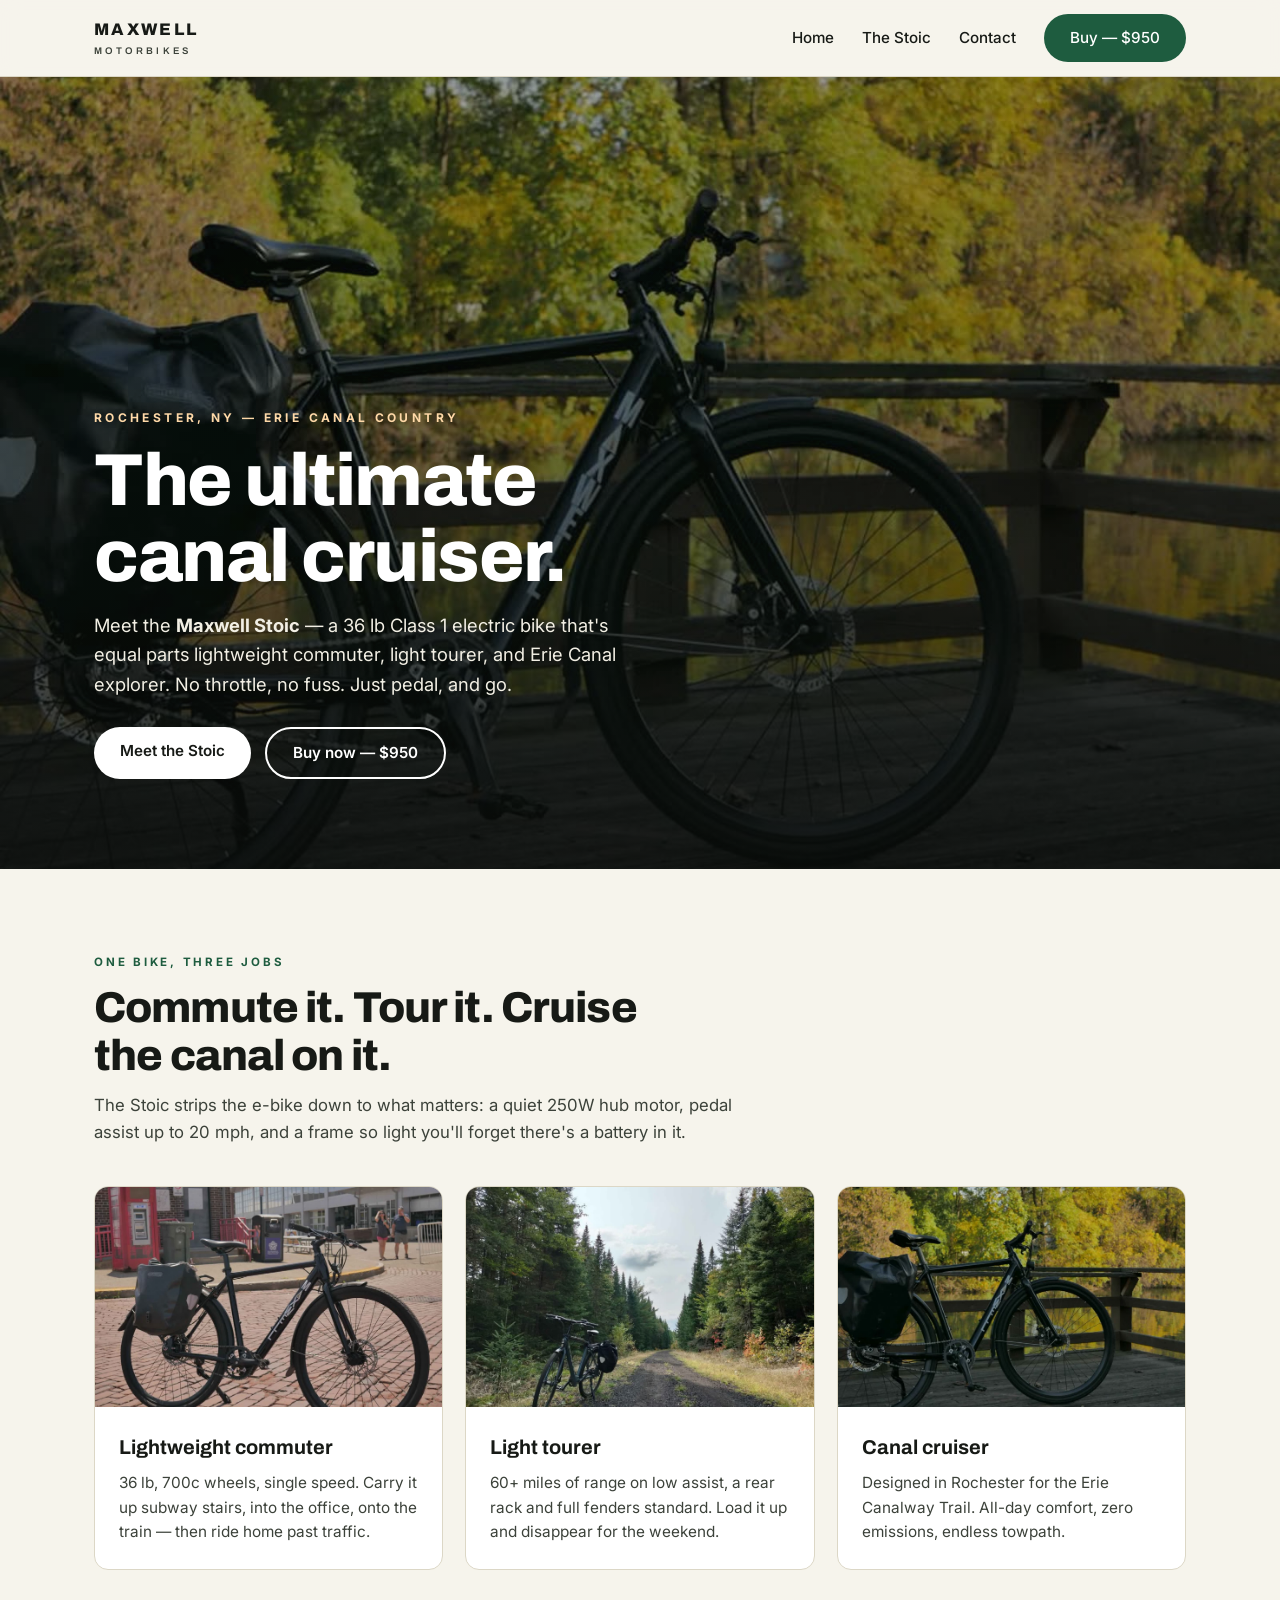
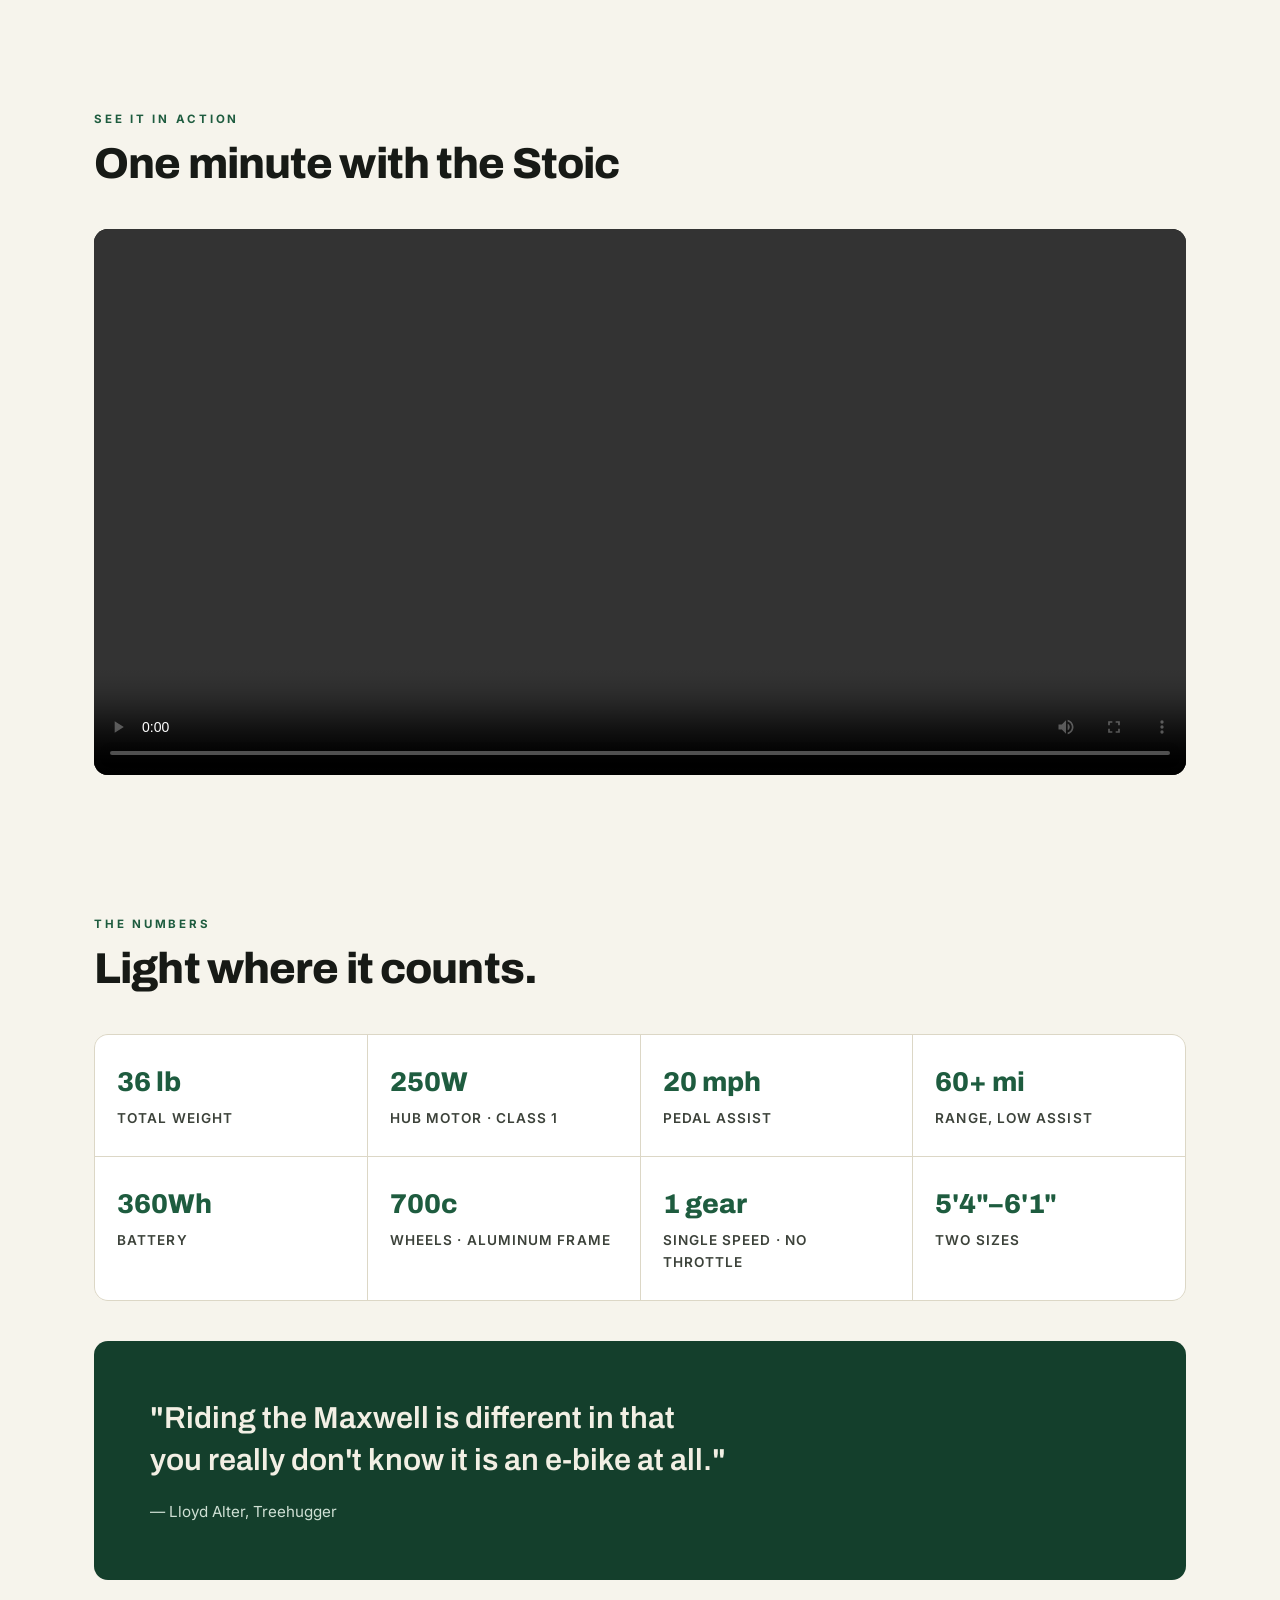
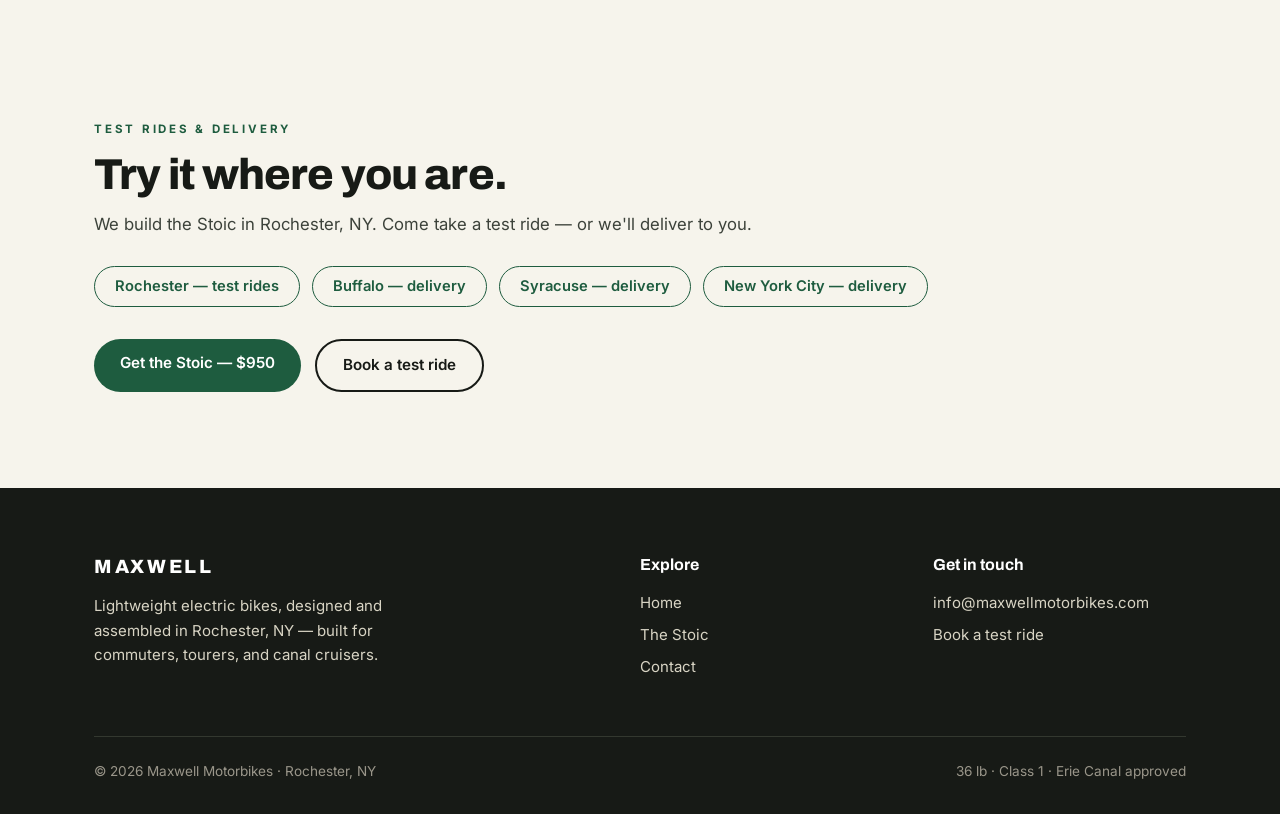
<file: index.html>
<!DOCTYPE html>
<html lang="en">
<head>
  <meta charset="UTF-8">
  <meta name="viewport" content="width=device-width, initial-scale=1.0">
  <title>Maxwell Motorbikes — The Maxwell Stoic | Lightweight Electric Bike</title>
  <meta name="description" content="The Maxwell Stoic is a 36 lb Class 1 electric bike — a lightweight commuter, light tourer, and the ultimate Erie Canal cruiser. Designed in Rochester, NY.">
  <link rel="preconnect" href="https://fonts.googleapis.com">
  <link rel="preconnect" href="https://fonts.gstatic.com" crossorigin>
  <link href="https://fonts.googleapis.com/css2?family=Archivo:wght@600;700;800&family=Inter:wght@400;500;600&display=swap" rel="stylesheet">
  <link rel="stylesheet" href="style.css">
</head>
<body>

<nav class="nav">
  <div class="nav-inner">
    <a class="brand" href="index.html">MAXWELL<small>MOTORBIKES</small></a>
    <button class="nav-toggle" aria-label="Menu">☰</button>
    <div class="nav-links">
      <a href="index.html">Home</a>
      <a href="stoic.html">The Stoic</a>
      <a href="contact.html">Contact</a>
      <a class="btn" href="stoic.html#buy">Buy — $950</a>
    </div>
  </div>
</nav>

<header class="hero">
  <img class="bg" src="photo1.jpg" alt="Maxwell Stoic e-bike on a wooden bridge over the water">
  <div class="hero-shade"></div>
  <div class="hero-content">
    <div class="kicker">Rochester, NY — Erie Canal country</div>
    <h1>The ultimate canal cruiser.</h1>
    <p class="lede">Meet the <strong>Maxwell Stoic</strong> — a 36&nbsp;lb Class&nbsp;1 electric bike that's equal parts lightweight commuter, light tourer, and Erie Canal explorer. No throttle, no fuss. Just pedal, and go.</p>
    <div class="hero-ctas">
      <a class="btn btn-light" href="stoic.html">Meet the Stoic</a>
      <a class="btn btn-outline" style="border-color:#fff;color:#fff;" href="stoic.html#buy">Buy now — $950</a>
    </div>
  </div>
</header>

<section class="section">
  <div class="wrap">
    <div class="eyebrow">One bike, three jobs</div>
    <h2 class="section-title">Commute it. Tour it. Cruise the canal on it.</h2>
    <p class="section-sub">The Stoic strips the e-bike down to what matters: a quiet 250W hub motor, pedal assist up to 20&nbsp;mph, and a frame so light you'll forget there's a battery in it.</p>
    <div class="cards">
      <div class="card">
        <img src="photo2.jpg" alt="Maxwell Stoic in the city">
        <div class="card-body">
          <h3>Lightweight commuter</h3>
          <p>36&nbsp;lb, 700c wheels, single speed. Carry it up subway stairs, into the office, onto the train — then ride home past traffic.</p>
        </div>
      </div>
      <div class="card">
        <img src="orig5.jpg" alt="Maxwell Stoic on a forest trail">
        <div class="card-body">
          <h3>Light tourer</h3>
          <p>60+ miles of range on low assist, a rear rack and full fenders standard. Load it up and disappear for the weekend.</p>
        </div>
      </div>
      <div class="card">
        <img src="photo1.jpg" alt="Maxwell Stoic on a canal bridge">
        <div class="card-body">
          <h3>Canal cruiser</h3>
          <p>Designed in Rochester for the Erie Canalway Trail. All-day comfort, zero emissions, endless towpath.</p>
        </div>
      </div>
    </div>
  </div>
</section>

<section class="section-tight">
  <div class="wrap">
    <div class="eyebrow">See it in action</div>
    <h2 class="section-title">One minute with the Stoic</h2>
    <div class="video-block">
      <video src="teaser.mp4" controls preload="metadata" playsinline></video>
    </div>
  </div>
</section>

<section class="section">
  <div class="wrap">
    <div class="eyebrow">The numbers</div>
    <h2 class="section-title">Light where it counts.</h2>
    <div class="specs">
      <div class="spec"><div class="num">36 lb</div><div class="lbl">Total weight</div></div>
      <div class="spec"><div class="num">250W</div><div class="lbl">Hub motor · Class 1</div></div>
      <div class="spec"><div class="num">20 mph</div><div class="lbl">Pedal assist</div></div>
      <div class="spec"><div class="num">60+ mi</div><div class="lbl">Range, low assist</div></div>
      <div class="spec"><div class="num">360Wh</div><div class="lbl">Battery</div></div>
      <div class="spec"><div class="num">700c</div><div class="lbl">Wheels · aluminum frame</div></div>
      <div class="spec"><div class="num">1 gear</div><div class="lbl">Single speed · no throttle</div></div>
      <div class="spec"><div class="num">5'4"–6'1"</div><div class="lbl">Two sizes</div></div>
    </div>
    <div class="quote">
      <p>"Riding the Maxwell is different in that you really don't know it is an e-bike at all."</p>
      <cite>— Lloyd Alter, Treehugger</cite>
    </div>
  </div>
</section>

<section class="section-tight">
  <div class="wrap">
    <div class="eyebrow">Test rides &amp; delivery</div>
    <h2 class="section-title">Try it where you are.</h2>
    <p class="section-sub">We build the Stoic in Rochester, NY. Come take a test ride — or we'll deliver to you.</p>
    <div class="delivery">
      <span class="pill">Rochester — test rides</span>
      <span class="pill">Buffalo — delivery</span>
      <span class="pill">Syracuse — delivery</span>
      <span class="pill">New York City — delivery</span>
    </div>
    <div style="margin-top:32px;display:flex;gap:14px;flex-wrap:wrap;">
      <a class="btn" href="stoic.html#buy">Get the Stoic — $950</a>
      <a class="btn btn-outline" href="contact.html">Book a test ride</a>
    </div>
  </div>
</section>

<footer>
  <div class="wrap">
    <div class="foot-grid">
      <div>
        <div class="foot-brand">MAXWELL</div>
        <p style="margin-top:12px;max-width:36ch;font-size:0.94rem;">Lightweight electric bikes, designed and assembled in Rochester, NY — built for commuters, tourers, and canal cruisers.</p>
      </div>
      <div>
        <h4>Explore</h4>
        <a href="index.html">Home</a>
        <a href="stoic.html">The Stoic</a>
        <a href="contact.html">Contact</a>
      </div>
      <div>
        <h4>Get in touch</h4>
        <a href="mailto:info@maxwellmotorbikes.com">info@maxwellmotorbikes.com</a>
        <a href="contact.html">Book a test ride</a>
      </div>
    </div>
    <div class="foot-note">
      <span>© <span id="year">2026</span> Maxwell Motorbikes · Rochester, NY</span>
      <span>36 lb · Class 1 · Erie Canal approved</span>
    </div>
  </div>
</footer>

<script src="main.js"></script>
</body>
</html>
</file>
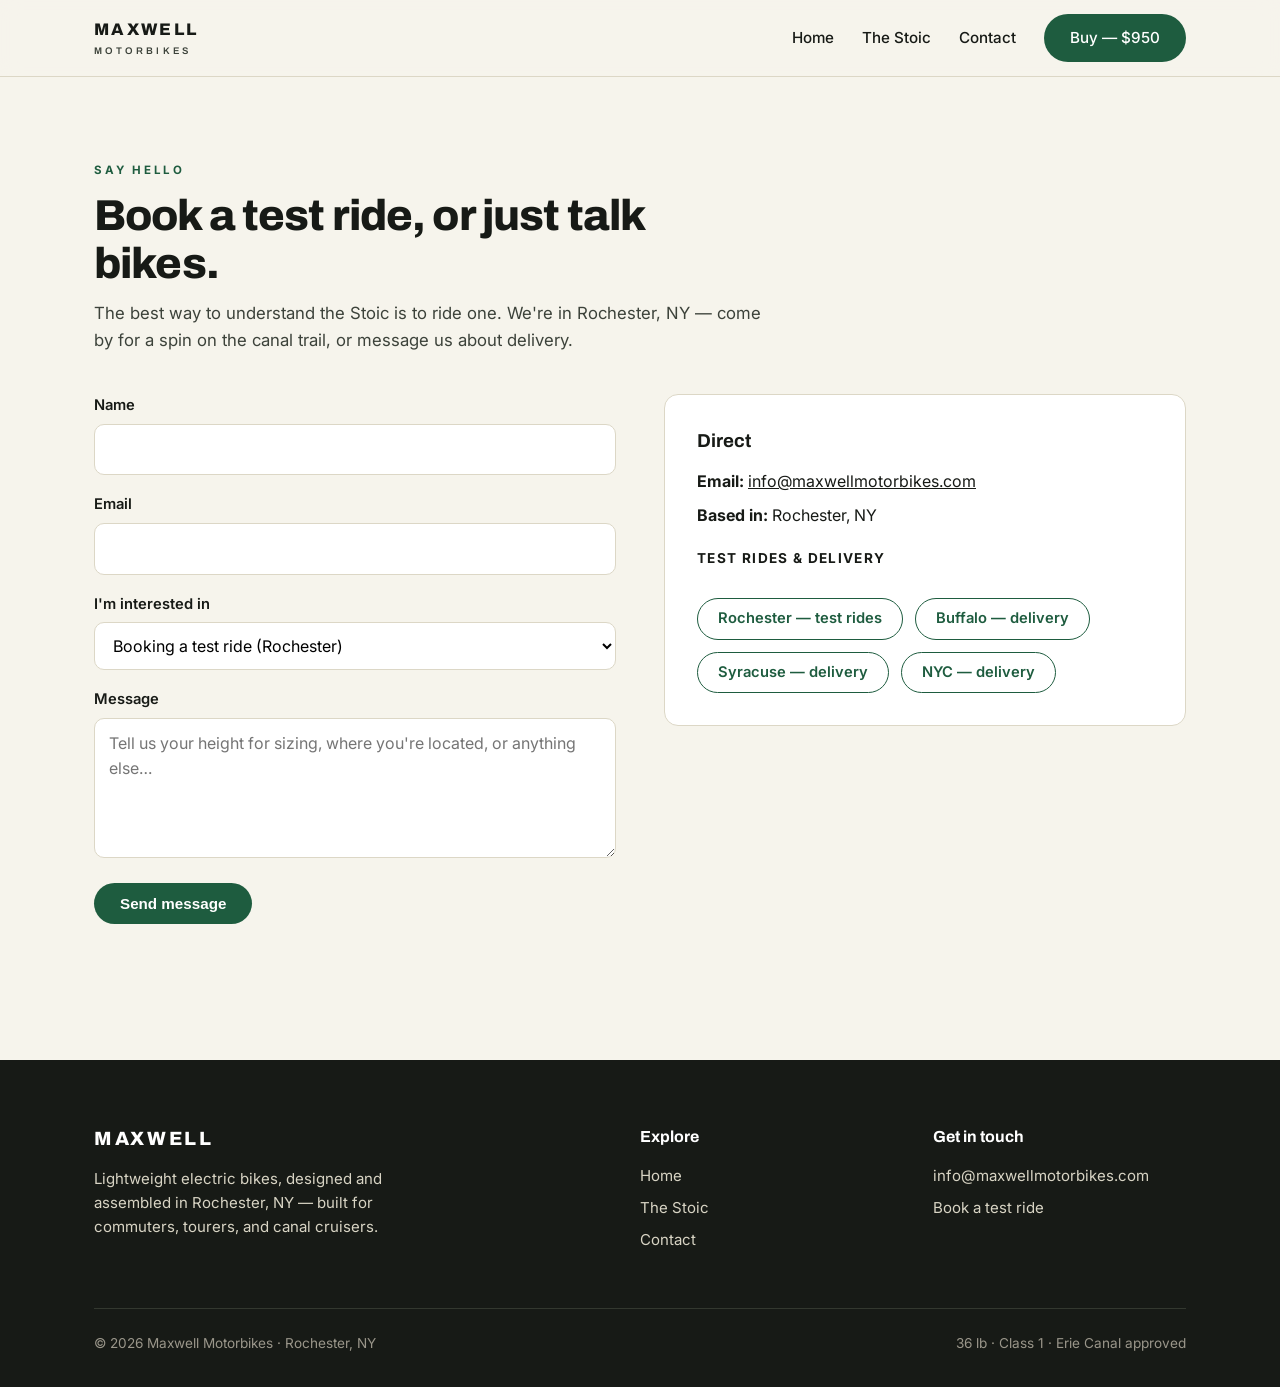
<file: contact.html>
<!DOCTYPE html>
<html lang="en">
<head>
  <meta charset="UTF-8">
  <meta name="viewport" content="width=device-width, initial-scale=1.0">
  <title>Contact — Test Rides &amp; Delivery | Maxwell Motorbikes</title>
  <meta name="description" content="Book a test ride of the Maxwell Stoic in Rochester, NY, or arrange delivery to Buffalo, Syracuse, or New York City.">
  <link rel="preconnect" href="https://fonts.googleapis.com">
  <link rel="preconnect" href="https://fonts.gstatic.com" crossorigin>
  <link href="https://fonts.googleapis.com/css2?family=Archivo:wght@600;700;800&family=Inter:wght@400;500;600&display=swap" rel="stylesheet">
  <link rel="stylesheet" href="style.css">
</head>
<body>

<nav class="nav">
  <div class="nav-inner">
    <a class="brand" href="index.html">MAXWELL<small>MOTORBIKES</small></a>
    <button class="nav-toggle" aria-label="Menu">☰</button>
    <div class="nav-links">
      <a href="index.html">Home</a>
      <a href="stoic.html">The Stoic</a>
      <a href="contact.html">Contact</a>
      <a class="btn" href="stoic.html#buy">Buy — $950</a>
    </div>
  </div>
</nav>

<div class="wrap">
  <section class="section">
    <div class="eyebrow">Say hello</div>
    <h2 class="section-title">Book a test ride, or just talk bikes.</h2>
    <p class="section-sub">The best way to understand the Stoic is to ride one. We're in Rochester, NY — come by for a spin on the canal trail, or message us about delivery.</p>

    <div class="contact-grid">
      <div>
        <form id="contact-form" method="POST">
          <input type="hidden" name="_subject" value="Maxwell Motorbikes — website inquiry">
          <input type="hidden" name="_template" value="table">
          <input type="text" name="_honey" style="display:none" tabindex="-1" autocomplete="off">
          <div class="field">
            <label for="name">Name</label>
            <input id="name" name="name" type="text" required>
          </div>
          <div class="field">
            <label for="email">Email</label>
            <input id="email" name="email" type="email" required>
          </div>
          <div class="field">
            <label for="topic">I'm interested in</label>
            <select id="topic" name="topic">
              <option>Booking a test ride (Rochester)</option>
              <option>Buying the Stoic</option>
              <option>Delivery to Buffalo / Syracuse / NYC</option>
              <option>Sizing help</option>
              <option>Something else</option>
            </select>
          </div>
          <div class="field">
            <label for="msg">Message</label>
            <textarea id="msg" name="message" placeholder="Tell us your height for sizing, where you're located, or anything else…"></textarea>
          </div>
          <button class="btn" type="submit">Send message</button>
          <p class="fine" id="form-note" style="margin-top:12px;"></p>
        </form>
        <!-- Contact form is wired to FormSubmit (free, no account): submissions
             are emailed to the address in SITE.formEmail in main.js. The first
             submission triggers a one-time activation email — click the link. -->
      </div>

      <div>
        <div class="contact-card">
          <h3 style="font-family:var(--font-display);margin-bottom:12px;">Direct</h3>
          <p><strong>Email:</strong> <a href="mailto:info@maxwellmotorbikes.com">info@maxwellmotorbikes.com</a></p>
          <p style="margin-top:8px;"><strong>Based in:</strong> Rochester, NY</p>
          <div style="margin-top:20px;">
            <div class="opt-label" style="margin-top:0;">Test rides &amp; delivery</div>
            <div class="delivery">
              <span class="pill">Rochester — test rides</span>
              <span class="pill">Buffalo — delivery</span>
              <span class="pill">Syracuse — delivery</span>
              <span class="pill">NYC — delivery</span>
            </div>
          </div>
        </div>
      </div>
    </div>
  </section>
</div>

<footer>
  <div class="wrap">
    <div class="foot-grid">
      <div>
        <div class="foot-brand">MAXWELL</div>
        <p style="margin-top:12px;max-width:36ch;font-size:0.94rem;">Lightweight electric bikes, designed and assembled in Rochester, NY — built for commuters, tourers, and canal cruisers.</p>
      </div>
      <div>
        <h4>Explore</h4>
        <a href="index.html">Home</a>
        <a href="stoic.html">The Stoic</a>
        <a href="contact.html">Contact</a>
      </div>
      <div>
        <h4>Get in touch</h4>
        <a href="mailto:info@maxwellmotorbikes.com">info@maxwellmotorbikes.com</a>
        <a href="contact.html">Book a test ride</a>
      </div>
    </div>
    <div class="foot-note">
      <span>© <span id="year">2026</span> Maxwell Motorbikes · Rochester, NY</span>
      <span>36 lb · Class 1 · Erie Canal approved</span>
    </div>
  </div>
</footer>

<script src="main.js"></script>
</body>
</html>
</file>
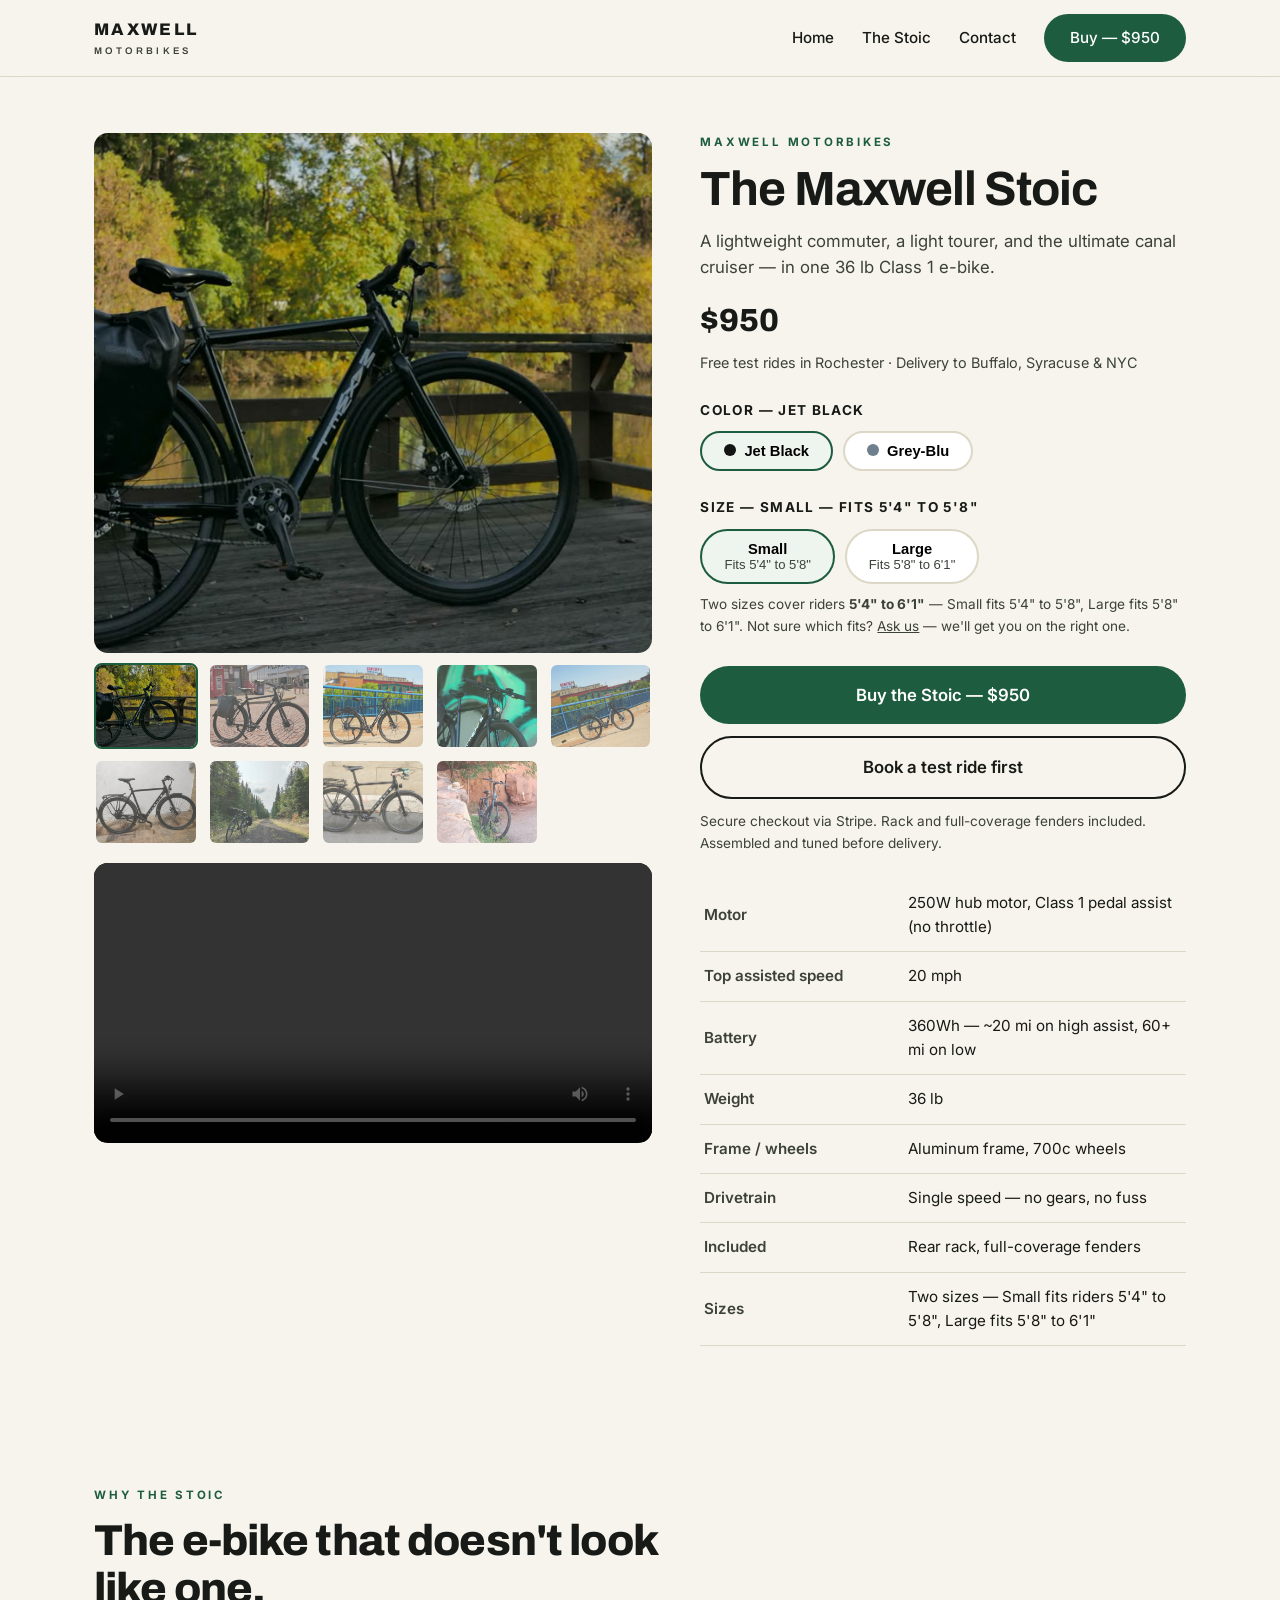
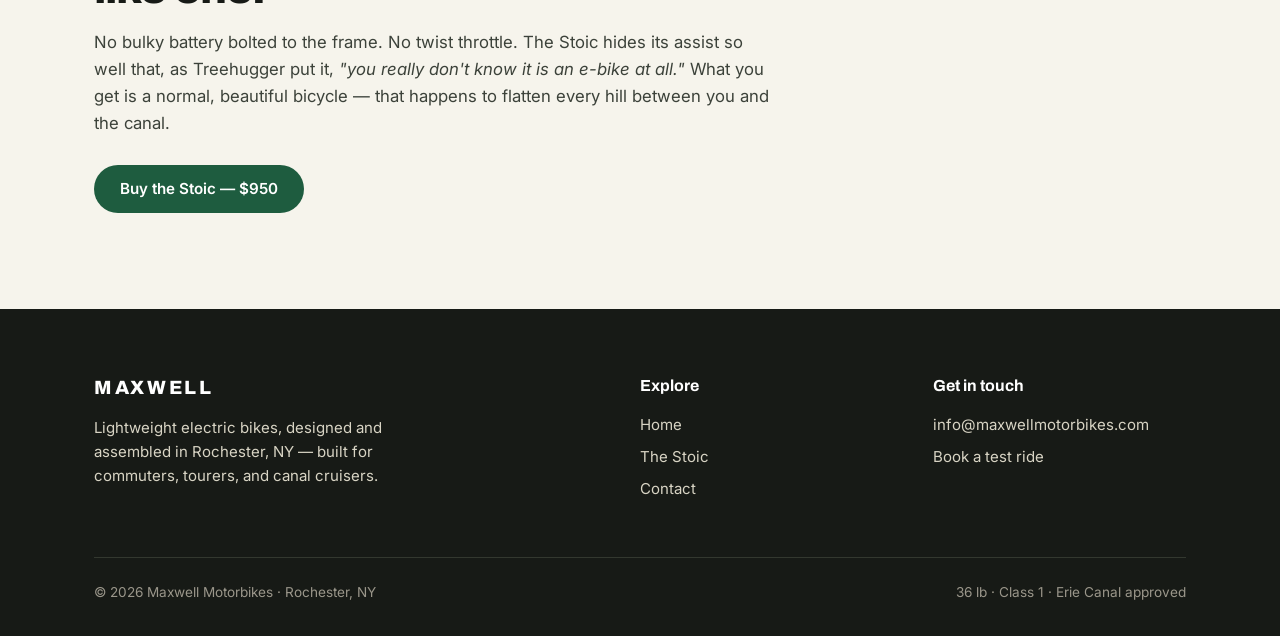
<file: stoic.html>
<!DOCTYPE html>
<html lang="en">
<head>
  <meta charset="UTF-8">
  <meta name="viewport" content="width=device-width, initial-scale=1.0">
  <title>The Maxwell Stoic — Lightweight Class 1 E-Bike | Maxwell Motorbikes</title>
  <meta name="description" content="The Maxwell Stoic: a 36 lb Class 1 electric bike. 250W pedal assist to 20 mph, 60+ mile range, single speed. $950. Designed in Rochester, NY.">
  <link rel="preconnect" href="https://fonts.googleapis.com">
  <link rel="preconnect" href="https://fonts.gstatic.com" crossorigin>
  <link href="https://fonts.googleapis.com/css2?family=Archivo:wght@600;700;800&family=Inter:wght@400;500;600&display=swap" rel="stylesheet">
  <link rel="stylesheet" href="style.css">
</head>
<body>

<nav class="nav">
  <div class="nav-inner">
    <a class="brand" href="index.html">MAXWELL<small>MOTORBIKES</small></a>
    <button class="nav-toggle" aria-label="Menu">☰</button>
    <div class="nav-links">
      <a href="index.html">Home</a>
      <a href="stoic.html">The Stoic</a>
      <a href="contact.html">Contact</a>
      <a class="btn" href="#buy">Buy — $950</a>
    </div>
  </div>
</nav>

<div class="wrap">
  <div class="product">
    <div>
      <div class="gallery-main">
        <img id="gallery-main-img" src="photo1.jpg" alt="Maxwell Stoic e-bike">
      </div>
      <div class="thumbs">
        <img class="active" src="photo1.jpg" data-full="photo1.jpg" alt="Stoic on bridge">
        <img src="photo2.jpg" data-full="photo2.jpg" alt="Stoic in the city">
        <img src="web2.jpg" data-full="web2.jpg" alt="Stoic studio">
        <img src="web3.jpg" data-full="web3.jpg" alt="Stoic detail">
        <img src="web4.jpg" data-full="web4.jpg" alt="Stoic studio side">
        <img src="orig3.jpg" data-full="orig3.jpg" alt="Stoic indoor">
        <img src="orig5.jpg" data-full="orig5.jpg" alt="Stoic on trail">
        <img src="orig6.jpg" data-full="orig6.jpg" alt="Stoic street">
        <img src="orig4.jpg" data-full="orig4.jpg" alt="Stoic touring">
      </div>
      <div class="video-block" style="margin-top:18px;">
        <video src="teaser.mp4" controls preload="metadata" playsinline></video>
      </div>
    </div>

    <div class="product-info" id="buy">
      <div class="eyebrow">Maxwell Motorbikes</div>
      <h1>The Maxwell Stoic</h1>
      <p class="section-sub">A lightweight commuter, a light tourer, and the ultimate canal cruiser — in one 36&nbsp;lb Class&nbsp;1 e-bike.</p>
      <div class="price">$950</div>
      <div class="price-note">Free test rides in Rochester · Delivery to Buffalo, Syracuse &amp; NYC</div>

      <div class="opt-label">Color — <span id="color-name"></span></div>
      <div class="swatches" id="swatches"><!-- filled by main.js --></div>

      <div class="opt-label">Size — <span id="size-name"></span></div>
      <div class="swatches" id="size-swatches"><!-- filled by js/main.js --></div>
      <p class="fine" style="margin-top:10px;">Two sizes cover riders <strong>5'4" to 6'1"</strong> — Small fits 5'4" to 5'8", Large fits 5'8" to 6'1". Not sure which fits? <a href="contact.html">Ask us</a> — we'll get you on the right one.</p>

      <div class="buy-box">
        <!-- TODO: paste your Stripe Payment Link into SITE.stripeLinks.default in main.js -->
        <a class="btn" data-buy href="#">Buy the Stoic — $950</a>
        <a class="btn btn-outline" href="contact.html">Book a test ride first</a>
        <p class="fine">Secure checkout via Stripe. Rack and full-coverage fenders included. Assembled and tuned before delivery.</p>
      </div>

      <table class="spec-table">
        <tr><th>Motor</th><td>250W hub motor, Class 1 pedal assist (no throttle)</td></tr>
        <tr><th>Top assisted speed</th><td>20 mph</td></tr>
        <tr><th>Battery</th><td>360Wh — ~20 mi on high assist, 60+ mi on low</td></tr>
        <tr><th>Weight</th><td>36 lb</td></tr>
        <tr><th>Frame / wheels</th><td>Aluminum frame, 700c wheels</td></tr>
        <tr><th>Drivetrain</th><td>Single speed — no gears, no fuss</td></tr>
        <tr><th>Included</th><td>Rear rack, full-coverage fenders</td></tr>
        <tr><th>Sizes</th><td>Two sizes — Small fits riders 5'4" to 5'8", Large fits 5'8" to 6'1"</td></tr>
      </table>
    </div>
  </div>
</div>

<section class="section-tight">
  <div class="wrap">
    <div class="eyebrow">Why the Stoic</div>
    <h2 class="section-title">The e-bike that doesn't look like one.</h2>
    <p class="section-sub" style="margin-top:16px;">No bulky battery bolted to the frame. No twist throttle. The Stoic hides its assist so well that, as Treehugger put it, <em>"you really don't know it is an e-bike at all."</em> What you get is a normal, beautiful bicycle — that happens to flatten every hill between you and the canal.</p>
    <div style="margin-top:28px;">
      <a class="btn" data-buy href="#">Buy the Stoic — $950</a>
    </div>
  </div>
</section>

<footer>
  <div class="wrap">
    <div class="foot-grid">
      <div>
        <div class="foot-brand">MAXWELL</div>
        <p style="margin-top:12px;max-width:36ch;font-size:0.94rem;">Lightweight electric bikes, designed and assembled in Rochester, NY — built for commuters, tourers, and canal cruisers.</p>
      </div>
      <div>
        <h4>Explore</h4>
        <a href="index.html">Home</a>
        <a href="stoic.html">The Stoic</a>
        <a href="contact.html">Contact</a>
      </div>
      <div>
        <h4>Get in touch</h4>
        <a href="mailto:info@maxwellmotorbikes.com">info@maxwellmotorbikes.com</a>
        <a href="contact.html">Book a test ride</a>
      </div>
    </div>
    <div class="foot-note">
      <span>© <span id="year">2026</span> Maxwell Motorbikes · Rochester, NY</span>
      <span>36 lb · Class 1 · Erie Canal approved</span>
    </div>
  </div>
</footer>

<script src="main.js"></script>
</body>
</html>
</file>
<file: style.css>
/* Maxwell Motorbikes — shared styles */
:root {
  --ink: #171a16;
  --ink-soft: #3c423a;
  --paper: #f6f4ec;
  --paper-deep: #ece8da;
  --moss: #1e5c3f;
  --moss-deep: #143f2c;
  --clay: #c9722b;
  --line: #dcd7c6;
  --radius: 14px;
  --max: 1140px;
  --font-display: "Archivo", system-ui, sans-serif;
  --font-body: "Inter", system-ui, sans-serif;
}

* { box-sizing: border-box; margin: 0; padding: 0; }

html { scroll-behavior: smooth; }

body {
  font-family: var(--font-body);
  background: var(--paper);
  color: var(--ink);
  line-height: 1.6;
  -webkit-font-smoothing: antialiased;
}

img { max-width: 100%; display: block; }
a { color: inherit; }

.wrap { max-width: var(--max); margin: 0 auto; padding: 0 24px; }

/* ---------- Nav ---------- */
.nav {
  position: sticky; top: 0; z-index: 50;
  background: rgba(246, 244, 236, 0.92);
  backdrop-filter: blur(10px);
  border-bottom: 1px solid var(--line);
}
.nav-inner {
  max-width: var(--max); margin: 0 auto; padding: 14px 24px;
  display: flex; align-items: center; justify-content: space-between;
}
.brand {
  font-family: var(--font-display); font-weight: 800; letter-spacing: 0.14em;
  font-size: 1.05rem; text-decoration: none;
}
.brand small { display: block; font-size: 0.6rem; letter-spacing: 0.32em; color: var(--ink-soft); font-weight: 600; }
.nav-links { display: flex; gap: 28px; align-items: center; }
.nav-links a { text-decoration: none; font-weight: 500; font-size: 0.95rem; }
.nav-links a:hover { color: var(--moss); }
.btn {
  display: inline-block; padding: 12px 26px; border-radius: 999px;
  background: var(--moss); color: #fff; text-decoration: none;
  font-weight: 600; font-size: 0.95rem; border: none; cursor: pointer;
  transition: transform 0.15s ease, background 0.15s ease;
}
.btn:hover { background: var(--moss-deep); transform: translateY(-1px); }
.btn-outline {
  background: transparent; color: var(--ink);
  border: 2px solid var(--ink);
}
.btn-outline:hover { background: var(--ink); color: #fff; }
.btn-light { background: #fff; color: var(--ink); }
.btn-light:hover { background: var(--paper-deep); }
.nav-toggle { display: none; background: none; border: none; font-size: 1.5rem; cursor: pointer; }

/* ---------- Hero ---------- */
.hero {
  position: relative; min-height: 88vh;
  display: flex; align-items: flex-end;
  color: #fff; overflow: hidden;
  background: var(--ink);
}
.hero img.bg {
  position: absolute; inset: 0; width: 100%; height: 100%;
  object-fit: cover; opacity: 0.85;
}
.hero-shade {
  position: absolute; inset: 0;
  background: linear-gradient(to top, rgba(10,12,10,0.78) 0%, rgba(10,12,10,0.25) 55%, rgba(10,12,10,0.15) 100%);
}
.hero-content { position: relative; padding: 80px 24px 90px; max-width: var(--max); margin: 0 auto; width: 100%; }
.kicker {
  text-transform: uppercase; letter-spacing: 0.28em; font-size: 0.75rem;
  font-weight: 700; color: #ffd9a8; margin-bottom: 14px;
}
.hero h1 {
  font-family: var(--font-display); font-weight: 800;
  font-size: clamp(2.6rem, 6vw, 4.6rem); line-height: 1.04;
  letter-spacing: -0.02em; max-width: 14ch;
}
.hero p.lede {
  margin-top: 16px; font-size: 1.15rem; max-width: 46ch; color: #f2efe4;
}
.hero-ctas { margin-top: 28px; display: flex; gap: 14px; flex-wrap: wrap; }

/* ---------- Sections ---------- */
.section { padding: 84px 0; }
.section-tight { padding: 56px 0; }
.eyebrow {
  text-transform: uppercase; letter-spacing: 0.24em; font-size: 0.72rem;
  font-weight: 700; color: var(--moss); margin-bottom: 12px;
}
h2.section-title {
  font-family: var(--font-display); font-weight: 800;
  font-size: clamp(1.8rem, 3.6vw, 2.7rem); letter-spacing: -0.02em;
  line-height: 1.12; max-width: 22ch;
}
.section-sub { margin-top: 12px; color: var(--ink-soft); max-width: 62ch; font-size: 1.05rem; }

/* ---------- Cards ---------- */
.cards { display: grid; grid-template-columns: repeat(3, 1fr); gap: 22px; margin-top: 40px; }
.card {
  background: #fff; border: 1px solid var(--line); border-radius: var(--radius);
  overflow: hidden; display: flex; flex-direction: column;
}
.card img { height: 220px; width: 100%; object-fit: cover; }
.card-body { padding: 24px; }
.card-body h3 { font-family: var(--font-display); font-size: 1.25rem; margin-bottom: 8px; }
.card-body p { color: var(--ink-soft); font-size: 0.96rem; }

/* ---------- Specs ---------- */
.specs { display: grid; grid-template-columns: repeat(4, 1fr); gap: 1px; background: var(--line); border: 1px solid var(--line); border-radius: var(--radius); overflow: hidden; margin-top: 40px; }
.spec { background: #fff; padding: 26px 22px; }
.spec .num { font-family: var(--font-display); font-weight: 800; font-size: 1.7rem; color: var(--moss); }
.spec .lbl { font-size: 0.85rem; color: var(--ink-soft); margin-top: 4px; text-transform: uppercase; letter-spacing: 0.08em; font-weight: 600; }

/* ---------- Video ---------- */
.video-block { margin-top: 40px; border-radius: var(--radius); overflow: hidden; background: #000; }
.video-block video { width: 100%; display: block; max-height: 640px; }

/* ---------- Quote ---------- */
.quote { background: var(--moss-deep); color: #f2efe4; border-radius: var(--radius); padding: 56px; margin-top: 40px; }
.quote p { font-family: var(--font-display); font-size: clamp(1.3rem, 2.6vw, 1.9rem); font-weight: 600; line-height: 1.4; max-width: 34ch; }
.quote cite { display: block; margin-top: 18px; font-style: normal; color: #cfe0d4; font-size: 0.95rem; }

/* ---------- Delivery strip ---------- */
.delivery { display: flex; flex-wrap: wrap; gap: 12px; margin-top: 28px; }
.pill {
  border: 1.5px solid var(--moss); color: var(--moss); border-radius: 999px;
  padding: 8px 20px; font-weight: 600; font-size: 0.92rem;
}

/* ---------- Product page ---------- */
.product { display: grid; grid-template-columns: 1.15fr 1fr; gap: 48px; padding: 56px 0 84px; }
.gallery-main { border-radius: var(--radius); overflow: hidden; background: var(--paper-deep); }
.gallery-main img { width: 100%; height: 520px; object-fit: cover; }
.thumbs { display: grid; grid-template-columns: repeat(5, 1fr); gap: 10px; margin-top: 10px; }
.thumbs img { height: 86px; width: 100%; object-fit: cover; border-radius: 8px; cursor: pointer; opacity: 0.75; border: 2px solid transparent; }
.thumbs img.active { opacity: 1; border-color: var(--moss); }
.product-info h1 { font-family: var(--font-display); font-size: clamp(2rem, 4vw, 3rem); letter-spacing: -0.02em; line-height: 1.08; }
.price { font-family: var(--font-display); font-size: 2rem; font-weight: 800; margin: 14px 0 4px; }
.price-note { color: var(--ink-soft); font-size: 0.9rem; }
.opt-label { font-weight: 700; font-size: 0.85rem; text-transform: uppercase; letter-spacing: 0.1em; margin: 26px 0 10px; }
.swatches { display: flex; gap: 10px; }
.swatch {
  border: 2px solid var(--line); background: #fff; border-radius: 999px;
  padding: 10px 22px; cursor: pointer; font-weight: 600; font-size: 0.92rem;
}
.swatch.active { border-color: var(--moss); background: #eef4ee; }
.buy-box { margin-top: 28px; display: flex; flex-direction: column; gap: 12px; }
.buy-box .btn { text-align: center; padding: 16px; font-size: 1.05rem; }
.fine { font-size: 0.85rem; color: var(--ink-soft); }
.spec-table { width: 100%; border-collapse: collapse; margin-top: 24px; font-size: 0.95rem; }
.spec-table th, .spec-table td { text-align: left; padding: 12px 4px; border-bottom: 1px solid var(--line); }
.spec-table th { color: var(--ink-soft); font-weight: 600; width: 42%; }

/* ---------- Contact ---------- */
.contact-grid { display: grid; grid-template-columns: 1fr 1fr; gap: 48px; margin-top: 40px; }
.field { margin-bottom: 18px; }
.field label { display: block; font-weight: 600; margin-bottom: 6px; font-size: 0.92rem; }
.field input, .field textarea, .field select {
  width: 100%; padding: 12px 14px; border: 1.5px solid var(--line);
  border-radius: 10px; font: inherit; background: #fff;
}
.field textarea { min-height: 140px; resize: vertical; }
.contact-card { background: #fff; border: 1px solid var(--line); border-radius: var(--radius); padding: 32px; }

/* ---------- Footer ---------- */
footer { background: var(--ink); color: #d8d4c4; padding: 64px 0 32px; margin-top: 40px; }
.foot-grid { display: grid; grid-template-columns: 2fr 1fr 1fr; gap: 40px; }
.foot-grid h4 { color: #fff; font-family: var(--font-display); margin-bottom: 14px; font-size: 1rem; }
.foot-grid a { color: #d8d4c4; text-decoration: none; display: block; margin-bottom: 8px; font-size: 0.94rem; }
.foot-grid a:hover { color: #fff; }
.foot-brand { font-family: var(--font-display); font-weight: 800; letter-spacing: 0.14em; color: #fff; font-size: 1.2rem; }
.foot-note { margin-top: 48px; padding-top: 24px; border-top: 1px solid #33382f; font-size: 0.85rem; color: #9a968a; display: flex; justify-content: space-between; flex-wrap: wrap; gap: 12px; }

/* ---------- Responsive ---------- */
@media (max-width: 900px) {
  .cards { grid-template-columns: 1fr; }
  .specs { grid-template-columns: repeat(2, 1fr); }
  .product { grid-template-columns: 1fr; }
  .contact-grid { grid-template-columns: 1fr; }
  .foot-grid { grid-template-columns: 1fr; }
  .nav-links {
    display: none; position: absolute; top: 100%; left: 0; right: 0;
    background: var(--paper); flex-direction: column; padding: 20px 24px 28px;
    border-bottom: 1px solid var(--line); gap: 16px; align-items: flex-start;
  }
  .nav-links.open { display: flex; }
  .nav-toggle { display: block; }
  .gallery-main img { height: 340px; }
  .quote { padding: 36px 28px; }
}
</file>
